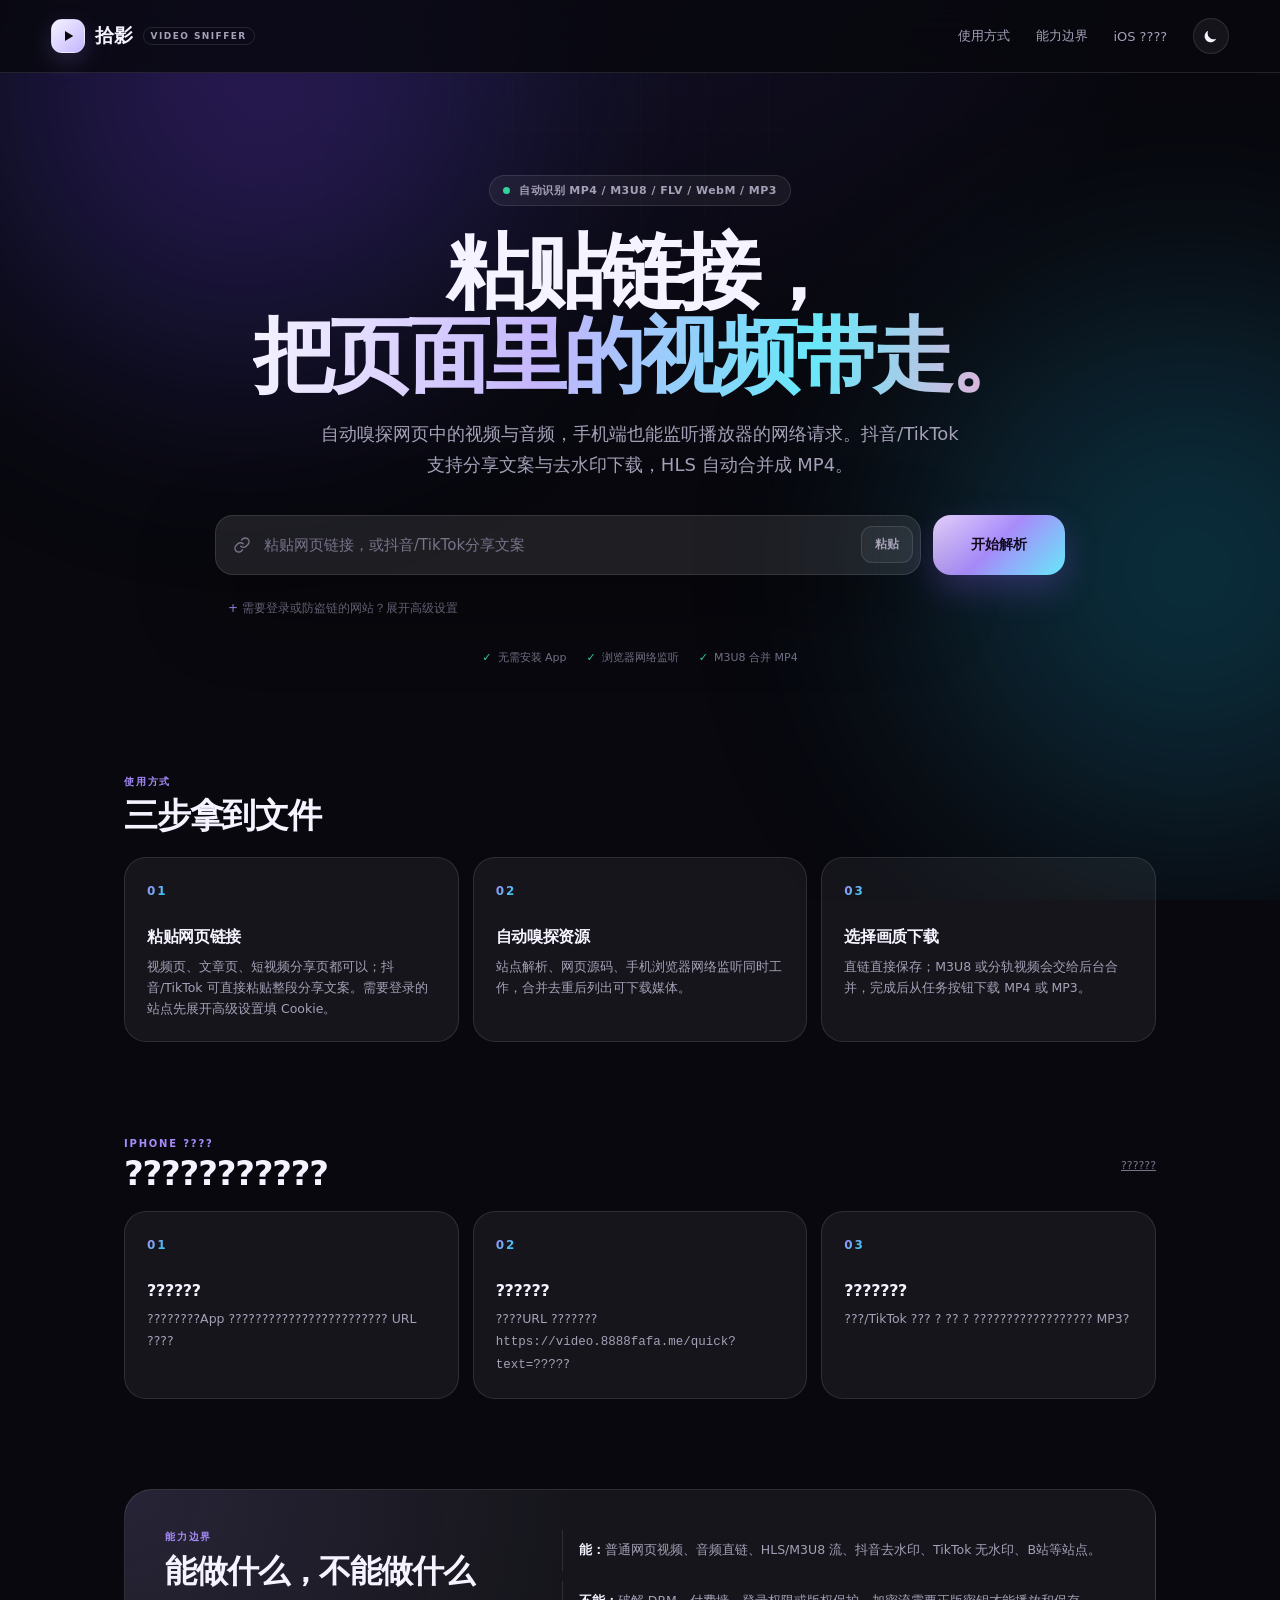
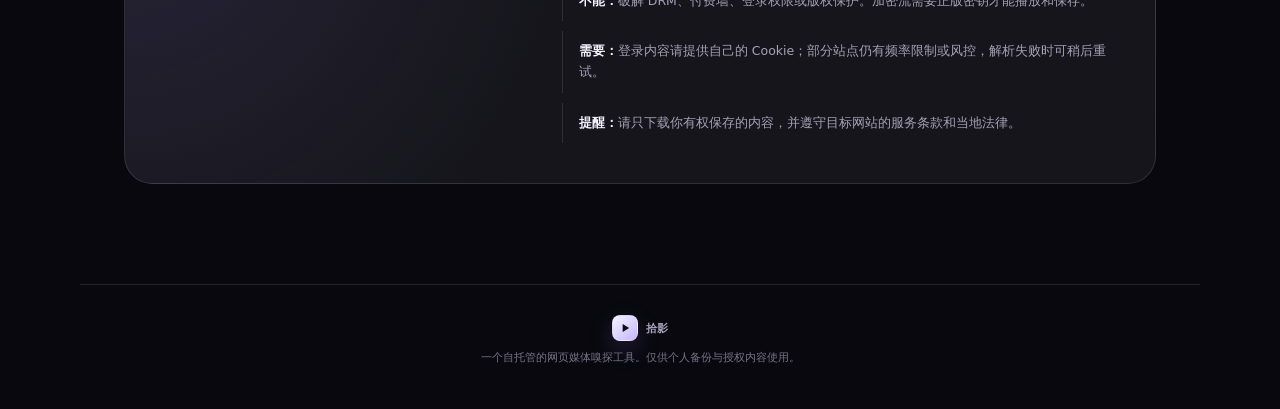
<file: static/index.html>
<!doctype html>
<html lang="zh-CN">
<head>
  <meta charset="utf-8">
  <meta name="viewport" content="width=device-width, initial-scale=1, viewport-fit=cover">
  <meta name="theme-color" content="#08080e">
  <meta name="description" content="粘贴网页链接或抖音/TikTok分享文案，自动嗅探页面中的视频和音频，支持 MP4、M3U8、FLV、WebM、MP3 等格式。">
  <title>拾影 · 网页视频嗅探下载</title>
  <link rel="stylesheet" href="/static/styles.css">
</head>
<body>
  <div class="backdrop" aria-hidden="true">
    <div class="aurora aurora-a"></div>
    <div class="aurora aurora-b"></div>
    <div class="grid-lines"></div>
  </div>

  <header class="topbar">
    <a class="brand" href="/" aria-label="拾影首页">
      <span class="brand-mark">
        <svg viewBox="0 0 24 24" aria-hidden="true"><path d="M8 5.2v13.6L19 12 8 5.2Z" fill="currentColor"/></svg>
      </span>
      <span class="brand-name">拾影</span>
      <span class="brand-tag">VIDEO SNIFFER</span>
    </a>
    <nav class="topnav">
      <a href="#how">使用方式</a>
      <a href="#limits">能力边界</a>
      <a href="#ios">iOS ????</a>
      <button id="theme-btn" class="icon-btn" type="button" aria-label="切换主题" title="切换主题">
        <svg class="icon-moon" viewBox="0 0 24 24" aria-hidden="true"><path d="M20 15.2A8.5 8.5 0 0 1 8.8 4 8.5 8.5 0 1 0 20 15.2Z" fill="currentColor"/></svg>
        <svg class="icon-sun" viewBox="0 0 24 24" aria-hidden="true"><circle cx="12" cy="12" r="4" fill="currentColor"/><path d="M12 2v2M12 20v2M2 12h2M20 12h2M4.9 4.9l1.4 1.4M17.7 17.7l1.4 1.4M19.1 4.9l-1.4 1.4M6.3 17.7l-1.4 1.4" stroke="currentColor" stroke-width="1.8" stroke-linecap="round"/></svg>
      </button>
    </nav>
  </header>

  <main>
    <section class="hero">
      <div class="eyebrow"><span class="pulse-dot"></span> 自动识别 MP4 / M3U8 / FLV / WebM / MP3</div>
      <h1>粘贴链接，<br><span class="gradient-text">把页面里的视频带走。</span></h1>
      <p class="lede">自动嗅探网页中的视频与音频，手机端也能监听播放器的网络请求。抖音/TikTok 支持分享文案与去水印下载，HLS 自动合并成 MP4。</p>

      <form id="parse-form" class="search-form" novalidate>
        <div class="input-wrap">
          <svg class="input-icon" viewBox="0 0 24 24" aria-hidden="true"><path d="M10.6 13.4a4.5 4.5 0 0 0 6.4 0l2.1-2.1a4.5 4.5 0 0 0-6.4-6.4l-1.2 1.2M13.4 10.6a4.5 4.5 0 0 0-6.4 0l-2.1 2.1a4.5 4.5 0 0 0 6.4 6.4l1.2-1.2" fill="none" stroke="currentColor" stroke-width="1.8" stroke-linecap="round"/></svg>
          <input id="url-input" type="text" inputmode="url" autocomplete="off" autocapitalize="off" spellcheck="false" placeholder="粘贴网页链接，或抖音/TikTok分享文案" aria-label="网页链接或分享文案" required>
          <button id="paste-btn" class="paste-btn" type="button">粘贴</button>
        </div>
        <button id="parse-btn" class="parse-btn" type="submit">
          <span class="btn-label">开始解析</span>
          <span class="spinner" hidden></span>
        </button>
      </form>

      <details class="advanced">
        <summary>需要登录或防盗链的网站？展开高级设置</summary>
        <div class="advanced-grid">
          <label>
            <span>Cookie</span>
            <textarea id="cookie-input" rows="3" placeholder="从浏览器开发者工具复制 Cookie，例如：SESSDATA=...; bili_jct=..." spellcheck="false"></textarea>
            <small>只随本次请求发送，不写入服务器磁盘。</small>
          </label>
          <label>
            <span>Referer <em>可选</em></span>
            <input id="referer-input" type="url" placeholder="https://www.example.com/" spellcheck="false">
            <small>部分站点的媒体地址会校验来源页。</small>
          </label>
        </div>
      </details>

      <div id="status-panel" class="status-panel" hidden>
        <span class="status-dot"></span>
        <span id="status-text">正在准备…</span>
      </div>

      <div class="hero-meta">
        <span>无需安装 App</span>
        <span>浏览器网络监听</span>
        <span>M3U8 合并 MP4</span>
      </div>
    </section>

    <section id="results" class="results" hidden aria-live="polite">
      <div class="section-head">
        <div class="result-heading">
          <p class="kicker">解析结果</p>
          <h2 id="result-title">已发现媒体</h2>
          <p id="result-sub" class="muted"></p>
        </div>
        <div id="engine-chips" class="engine-chips"></div>
      </div>
      <div id="result-grid" class="result-grid"></div>
      <details id="warnings" class="warnings" hidden>
        <summary>解析提示 <span id="warning-count"></span></summary>
        <ul id="warning-list"></ul>
      </details>
    </section>

    <section id="history" class="history" hidden>
      <div class="section-head compact">
        <div>
          <p class="kicker">最近解析</p>
          <h2>继续看看</h2>
        </div>
        <button id="clear-history" class="text-btn" type="button">清空</button>
      </div>
      <div id="history-list" class="history-list"></div>
    </section>

    <section id="how" class="steps">
      <div class="section-head compact">
        <div>
          <p class="kicker">使用方式</p>
          <h2>三步拿到文件</h2>
        </div>
      </div>
      <div class="step-grid">
        <article class="step-card">
          <span class="step-no">01</span>
          <h3>粘贴网页链接</h3>
          <p>视频页、文章页、短视频分享页都可以；抖音/TikTok 可直接粘贴整段分享文案。需要登录的站点先展开高级设置填 Cookie。</p>
        </article>
        <article class="step-card">
          <span class="step-no">02</span>
          <h3>自动嗅探资源</h3>
          <p>站点解析、网页源码、手机浏览器网络监听同时工作，合并去重后列出可下载媒体。</p>
        </article>
        <article class="step-card">
          <span class="step-no">03</span>
          <h3>选择画质下载</h3>
          <p>直链直接保存；M3U8 或分轨视频会交给后台合并，完成后从任务按钮下载 MP4 或 MP3。</p>
        </article>
      </div>
    </section>

    <section id="ios" class="steps">
      <div class="section-head compact">
        <div>
          <p class="kicker">iPhone ????</p>
          <h2>???????????</h2>
        </div>
        <a class="text-btn" href="/quick">??????</a>
      </div>
      <div class="step-grid">
        <article class="step-card">
          <span class="step-no">01</span>
          <h3>??????</h3>
          <p>????????App ???????????????????????? URL ????</p>
        </article>
        <article class="step-card">
          <span class="step-no">02</span>
          <h3>??????</h3>
          <p>????URL ??????? <code>https://video.8888fafa.me/quick?text=????</code>?</p>
        </article>
        <article class="step-card">
          <span class="step-no">03</span>
          <h3>???????</h3>
          <p>???/TikTok ??? ? ?? ? ?????????????????? MP3?</p>
        </article>
      </div>
    </section>

    <section id="limits" class="limits">
      <div class="limit-card">
        <div>
          <p class="kicker">能力边界</p>
          <h2>能做什么，不能做什么</h2>
        </div>
        <ul class="limit-list">
          <li><strong>能：</strong>普通网页视频、音频直链、HLS/M3U8 流、抖音去水印、TikTok 无水印、B站等站点。</li>
          <li><strong>不能：</strong>破解 DRM、付费墙、登录权限或版权保护。加密流需要正版密钥才能播放和保存。</li>
          <li><strong>需要：</strong>登录内容请提供自己的 Cookie；部分站点仍有频率限制或风控，解析失败时可稍后重试。</li>
          <li><strong>提醒：</strong>请只下载你有权保存的内容，并遵守目标网站的服务条款和当地法律。</li>
        </ul>
      </div>
    </section>
  </main>

  <footer>
    <div class="footer-brand"><span class="brand-mark small"><svg viewBox="0 0 24 24" aria-hidden="true"><path d="M8 5.2v13.6L19 12 8 5.2Z" fill="currentColor"/></svg></span> 拾影</div>
    <p>一个自托管的网页媒体嗅探工具。仅供个人备份与授权内容使用。</p>
  </footer>

  <template id="card-template">
    <article class="media-card">
      <div class="thumb">
        <img alt="" loading="lazy">
        <div class="thumb-fallback" aria-hidden="true">
          <svg viewBox="0 0 24 24"><path d="M8 5.2v13.6L19 12 8 5.2Z" fill="currentColor"/></svg>
        </div>
        <span class="kind-badge"></span>
        <span class="duration-badge"></span>
      </div>
      <div class="card-body">
        <h3 class="card-title"></h3>
        <div class="card-meta"></div>
        <p class="card-note" hidden></p>
        <div class="card-actions">
          <button class="download-btn" type="button">
            <svg viewBox="0 0 24 24" aria-hidden="true"><path d="M12 3v11m0 0 4-4m-4 4-4-4M5 17v2.2c0 .4.4.8.8.8h12.4c.4 0 .8-.4.8-.8V17" fill="none" stroke="currentColor" stroke-width="1.8" stroke-linecap="round" stroke-linejoin="round"/></svg>
            <span class="download-label">下载文件</span>
          </button>
          <button class="copy-btn" type="button">复制链接</button>
        </div>
        <div class="job-progress" hidden>
          <div class="bar"><i></i></div>
          <span class="job-text">准备下载…</span>
        </div>
        <a class="job-file" hidden>文件已生成，点此下载</a>
      </div>
    </article>
  </template>

  <div id="toast" class="toast" role="status" aria-live="polite"></div>
  <script src="/static/app.js" defer></script>
</body>
</html>
</file>
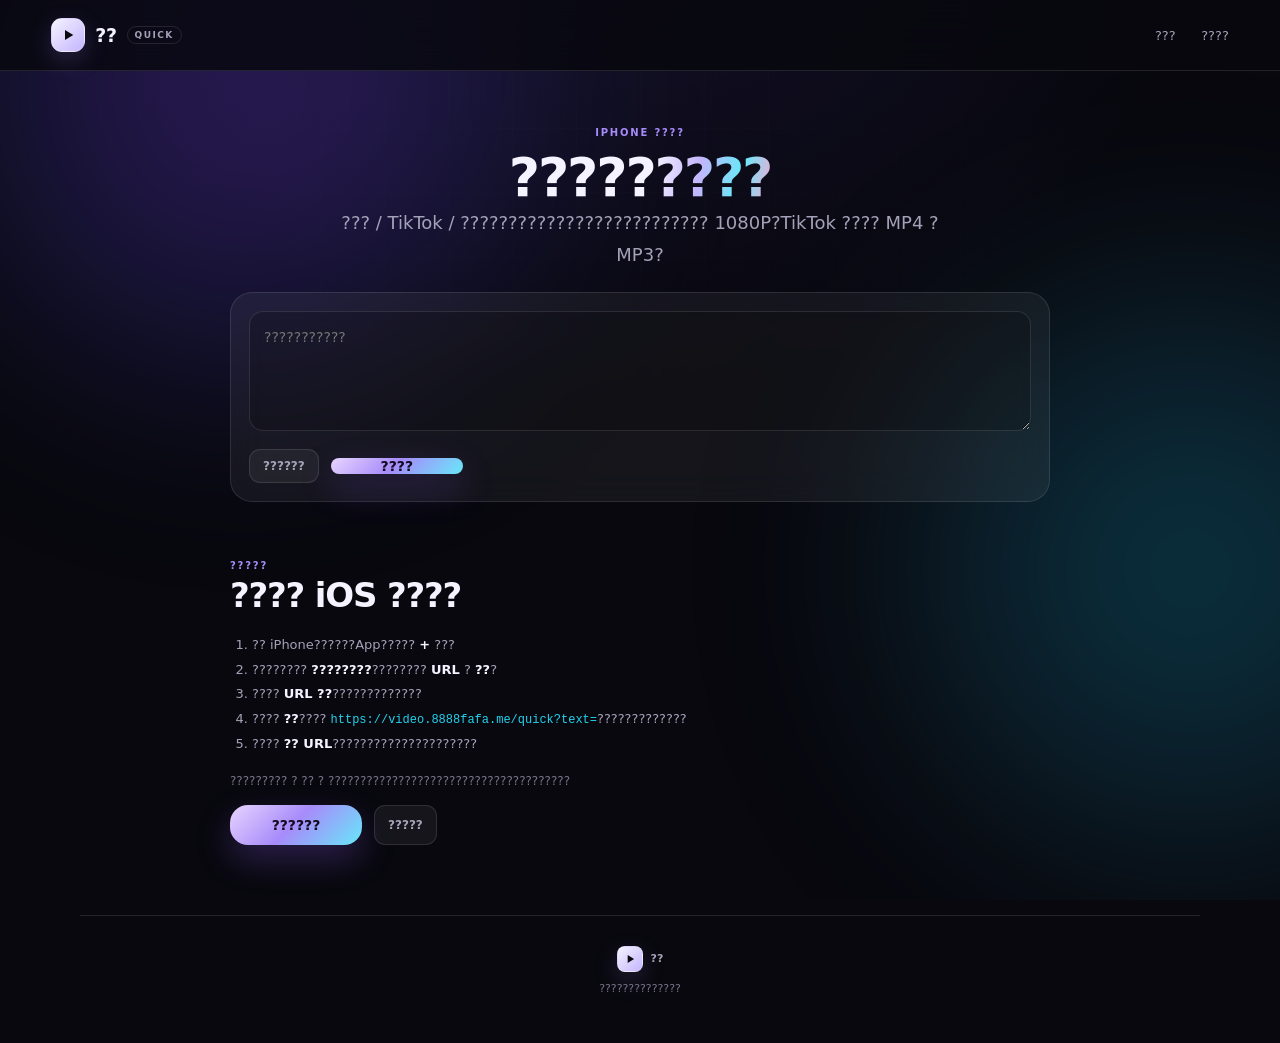
<file: static/quick.html>
<!doctype html>
<html lang="zh-CN">
<head>
  <meta charset="utf-8">
  <meta name="viewport" content="width=device-width, initial-scale=1, viewport-fit=cover">
  <meta name="theme-color" content="#08080e">
  <title>??? ? ??</title>
  <link rel="stylesheet" href="/static/styles.css">
</head>
<body data-theme="dark">
  <div class="backdrop" aria-hidden="true">
    <div class="aurora aurora-a"></div>
    <div class="aurora aurora-b"></div>
    <div class="grid-lines"></div>
  </div>

  <header class="topbar">
    <a class="brand" href="/" aria-label="??????">
      <span class="brand-mark">
        <svg viewBox="0 0 24 24" aria-hidden="true"><path d="M8 5.2v13.6L19 12 8 5.2Z" fill="currentColor"/></svg>
      </span>
      <span class="brand-name">??</span>
      <span class="brand-tag">QUICK</span>
    </a>
    <nav class="topnav">
      <a href="/">???</a>
      <a href="#help">????</a>
    </nav>
  </header>

  <main class="quick-main">
    <section class="quick-hero">
      <p class="kicker">iPhone ????</p>
      <h1>?????<span class="gradient-text">????</span></h1>
      <p class="lede">??? / TikTok / ?????????????????????????? 1080P?TikTok ???? MP4 ? MP3?</p>

      <div class="quick-card">
        <textarea id="quick-input" rows="4" placeholder="???????????" spellcheck="false"></textarea>
        <div class="quick-actions">
          <button id="quick-paste" class="paste-btn" type="button">??????</button>
          <button id="quick-parse" class="parse-btn" type="button">
            <span class="btn-label">????</span>
            <span class="spinner" hidden></span>
          </button>
        </div>
        <div id="quick-status" class="status-panel" hidden>
          <span class="status-dot"></span>
          <span id="quick-status-text">?????</span>
        </div>
      </div>
    </section>

    <section id="quick-results" class="quick-results" hidden aria-live="polite">
      <div class="section-head compact">
        <div>
          <p class="kicker">????</p>
          <h2 id="quick-title">?????</h2>
          <p id="quick-sub" class="muted"></p>
        </div>
        <a class="text-btn" href="/">?????</a>
      </div>
      <div id="quick-list" class="quick-list"></div>
    </section>

    <section id="help" class="quick-help">
      <div class="section-head compact">
        <div>
          <p class="kicker">?????</p>
          <h2>???? iOS ????</h2>
        </div>
      </div>
      <ol class="quick-steps">
        <li>?? iPhone??????App????? <strong>+</strong> ???</li>
        <li>???????? <strong>????????</strong>???????? <strong>URL</strong> ? <strong>??</strong>?</li>
        <li>???? <strong>URL ??</strong>?????????????</li>
        <li>???? <strong>??</strong>???? <code>https://video.8888fafa.me/quick?text=</code>?????????????</li>
        <li>???? <strong>?? URL</strong>?????????????????????</li>
      </ol>
      <p class="quick-note">????????? ? ?? ? ??????????????????????????????????????</p>
      <div class="quick-actions">
        <a class="parse-btn quick-link" href="/quick">??????</a>
        <a class="paste-btn quick-link" href="/">?????</a>
      </div>
    </section>
  </main>

  <footer>
    <div class="footer-brand"><span class="brand-mark small"><svg viewBox="0 0 24 24" aria-hidden="true"><path d="M8 5.2v13.6L19 12 8 5.2Z" fill="currentColor"/></svg></span> ??</div>
    <p>??????????????</p>
  </footer>

  <div id="quick-toast" class="toast" role="status" aria-live="polite"></div>
  <script src="/static/quick.js" defer></script>
</body>
</html>
</file>
<file: static/styles.css>
:root {
  color-scheme: dark;
  --bg: #08080e;
  --bg-soft: #0e0e16;
  --panel: rgba(255, 255, 255, 0.055);
  --panel-strong: rgba(255, 255, 255, 0.09);
  --border: rgba(255, 255, 255, 0.11);
  --border-strong: rgba(255, 255, 255, 0.2);
  --text: #f5f3ff;
  --muted: #a5a1b8;
  --muted-2: #777389;
  --accent: #a78bfa;
  --accent-2: #22d3ee;
  --accent-3: #f472b6;
  --green: #34d399;
  --warn: #fbbf24;
  --danger: #fb7185;
  --shadow: 0 30px 80px rgba(0, 0, 0, 0.4);
  --radius: 22px;
  --radius-sm: 14px;
  --font: "Inter", "SF Pro Display", "PingFang SC", "Microsoft YaHei", system-ui, -apple-system, sans-serif;
}

body[data-theme="light"] {
  color-scheme: light;
  --bg: #f6f4fb;
  --bg-soft: #ffffff;
  --panel: rgba(255, 255, 255, 0.72);
  --panel-strong: rgba(255, 255, 255, 0.92);
  --border: rgba(35, 24, 70, 0.1);
  --border-strong: rgba(35, 24, 70, 0.2);
  --text: #171223;
  --muted: #6b647d;
  --muted-2: #918aa1;
  --shadow: 0 30px 80px rgba(56, 35, 110, 0.14);
}

* { box-sizing: border-box; }

html { scroll-behavior: smooth; }

body {
  margin: 0;
  min-height: 100vh;
  overflow-x: hidden;
  background: var(--bg);
  color: var(--text);
  font-family: var(--font);
  -webkit-font-smoothing: antialiased;
  text-rendering: optimizeLegibility;
}

button, input, textarea { font: inherit; }
button { color: inherit; }
a { color: inherit; }
[hidden] { display: none !important; }

::selection { background: rgba(167, 139, 250, 0.35); }

.backdrop {
  position: fixed;
  inset: 0;
  z-index: -1;
  overflow: hidden;
  pointer-events: none;
  background: radial-gradient(circle at 50% -20%, rgba(120, 88, 255, 0.12), transparent 46%);
}

.aurora {
  position: absolute;
  width: 58vw;
  height: 58vw;
  min-width: 420px;
  min-height: 420px;
  border-radius: 50%;
  filter: blur(90px);
  opacity: 0.34;
  animation: drift 18s ease-in-out infinite alternate;
}

.aurora-a {
  top: -22vw;
  left: -10vw;
  background: radial-gradient(circle, #7c3aed 0%, #312e81 45%, transparent 70%);
}

.aurora-b {
  top: 22vh;
  right: -22vw;
  background: radial-gradient(circle, #0891b2 0%, #164e63 42%, transparent 70%);
  animation-delay: -8s;
}

body[data-theme="light"] .aurora { opacity: 0.16; }

.grid-lines {
  position: absolute;
  inset: 0;
  opacity: 0.14;
  background-image:
    linear-gradient(rgba(255, 255, 255, 0.08) 1px, transparent 1px),
    linear-gradient(90deg, rgba(255, 255, 255, 0.08) 1px, transparent 1px);
  background-size: 64px 64px;
  mask-image: radial-gradient(ellipse at 50% 0%, black, transparent 68%);
}

body[data-theme="light"] .grid-lines {
  opacity: 0.35;
  background-image:
    linear-gradient(rgba(52, 38, 100, 0.08) 1px, transparent 1px),
    linear-gradient(90deg, rgba(52, 38, 100, 0.08) 1px, transparent 1px);
}

@keyframes drift {
  from { transform: translate3d(0, 0, 0) scale(1); }
  to { transform: translate3d(4vw, 3vh, 0) scale(1.08); }
}

.topbar {
  position: sticky;
  top: 0;
  z-index: 40;
  display: flex;
  align-items: center;
  justify-content: space-between;
  gap: 20px;
  width: 100%;
  padding: 18px clamp(18px, 4vw, 52px);
  border-bottom: 1px solid var(--border);
  background: var(--bg);
  background: color-mix(in srgb, var(--bg) 82%, transparent);
  backdrop-filter: blur(20px);
}

.brand {
  display: inline-flex;
  align-items: center;
  gap: 10px;
  text-decoration: none;
  letter-spacing: -0.02em;
}

.brand-mark {
  display: inline-grid;
  place-items: center;
  width: 34px;
  height: 34px;
  border: 1px solid var(--border-strong);
  border-radius: 11px;
  color: var(--bg);
  background: linear-gradient(135deg, #f5f3ff, #c4b5fd);
  box-shadow: 0 8px 24px rgba(167, 139, 250, 0.2);
}

.brand-mark svg { width: 18px; height: 18px; }
.brand-mark.small { width: 26px; height: 26px; border-radius: 8px; }
.brand-mark.small svg { width: 14px; height: 14px; }
.brand-name { font-size: 19px; font-weight: 750; }
.brand-tag {
  padding: 3px 7px;
  border: 1px solid var(--border);
  border-radius: 999px;
  color: var(--muted);
  font-size: 9px;
  font-weight: 700;
  letter-spacing: 0.16em;
}

.topnav { display: flex; align-items: center; gap: clamp(8px, 2vw, 26px); }
.topnav a {
  color: var(--muted);
  font-size: 13px;
  text-decoration: none;
  transition: color 0.2s ease;
}
.topnav a:hover { color: var(--text); }

.icon-btn {
  display: grid;
  place-items: center;
  width: 36px;
  height: 36px;
  border: 1px solid var(--border);
  border-radius: 50%;
  background: var(--panel);
  cursor: pointer;
  transition: background 0.2s ease, border-color 0.2s ease;
}
.icon-btn:hover { background: var(--panel-strong); border-color: var(--border-strong); }
.icon-btn svg { width: 17px; height: 17px; }
.icon-sun { display: none; }
body[data-theme="light"] .icon-moon { display: none; }
body[data-theme="light"] .icon-sun { display: block; }

main { width: min(1120px, 100%); margin: 0 auto; padding: 0 clamp(18px, 4vw, 44px) 80px; }

.hero { padding: clamp(46px, 8vw, 106px) 0 34px; text-align: center; }

.eyebrow {
  display: inline-flex;
  align-items: center;
  gap: 9px;
  padding: 7px 13px;
  border: 1px solid var(--border);
  border-radius: 999px;
  color: var(--muted);
  background: var(--panel);
  font-size: 11px;
  font-weight: 600;
  letter-spacing: 0.04em;
}

.pulse-dot {
  width: 7px;
  height: 7px;
  border-radius: 50%;
  background: var(--green);
  box-shadow: 0 0 0 0 rgba(52, 211, 153, 0.55);
  animation: pulse 2s infinite;
}

@keyframes pulse {
  0% { box-shadow: 0 0 0 0 rgba(52, 211, 153, 0.45); }
  70% { box-shadow: 0 0 0 8px rgba(52, 211, 153, 0); }
  100% { box-shadow: 0 0 0 0 rgba(52, 211, 153, 0); }
}

h1 {
  margin: 24px auto 20px;
  max-width: 900px;
  font-size: clamp(42px, 7.4vw, 82px);
  font-weight: 780;
  line-height: 1.02;
  letter-spacing: -0.055em;
}

.gradient-text {
  color: transparent;
  background: linear-gradient(100deg, #f5f3ff 0%, #c4b5fd 38%, #67e8f9 72%, #f9a8d4 100%);
  background-clip: text;
  -webkit-background-clip: text;
}

body[data-theme="light"] .gradient-text {
  background: linear-gradient(100deg, #2e1065 0%, #7c3aed 40%, #0891b2 72%, #db2777 100%);
  background-clip: text;
  -webkit-background-clip: text;
}

.lede {
  max-width: 660px;
  margin: 0 auto;
  color: var(--muted);
  font-size: clamp(15px, 1.7vw, 18px);
  line-height: 1.75;
}

.search-form {
  display: flex;
  gap: 12px;
  width: min(850px, 100%);
  margin: 34px auto 0;
}

.input-wrap {
  position: relative;
  display: flex;
  flex: 1;
  align-items: center;
  min-width: 0;
  padding: 7px 7px 7px 46px;
  border: 1px solid var(--border);
  border-radius: 18px;
  background: var(--panel-strong);
  box-shadow: var(--shadow);
  transition: border-color 0.2s ease, box-shadow 0.2s ease;
}

.input-wrap:focus-within {
  border-color: rgba(167, 139, 250, 0.6);
  box-shadow: 0 0 0 4px rgba(167, 139, 250, 0.12), var(--shadow);
}

.input-icon {
  position: absolute;
  left: 16px;
  width: 20px;
  height: 20px;
  color: var(--muted-2);
}

.input-wrap input {
  flex: 1;
  min-width: 0;
  height: 44px;
  border: 0;
  outline: 0;
  background: transparent;
  color: var(--text);
  font-size: 15px;
}
.input-wrap input::placeholder { color: var(--muted-2); }

.paste-btn {
  flex: none;
  padding: 9px 13px;
  border: 1px solid var(--border);
  border-radius: 11px;
  background: var(--panel);
  color: var(--muted);
  font-size: 12px;
  font-weight: 650;
  cursor: pointer;
  transition: 0.2s ease;
}
.paste-btn:hover { color: var(--text); border-color: var(--border-strong); }

.parse-btn {
  display: inline-flex;
  align-items: center;
  justify-content: center;
  gap: 9px;
  min-width: 132px;
  padding: 0 22px;
  border: 0;
  border-radius: 18px;
  color: #120b20;
  background: linear-gradient(135deg, #e9d5ff, #a78bfa 48%, #67e8f9);
  box-shadow: 0 14px 34px rgba(139, 92, 246, 0.28);
  font-size: 14px;
  font-weight: 750;
  cursor: pointer;
  transition: transform 0.2s ease, box-shadow 0.2s ease, opacity 0.2s ease;
}
.parse-btn:hover { transform: translateY(-1px); box-shadow: 0 18px 40px rgba(139, 92, 246, 0.36); }
.parse-btn:disabled { opacity: 0.6; cursor: wait; transform: none; }

.spinner {
  width: 15px;
  height: 15px;
  border: 2px solid rgba(18, 11, 32, 0.28);
  border-top-color: #120b20;
  border-radius: 50%;
  animation: spin 0.7s linear infinite;
}

@keyframes spin { to { transform: rotate(360deg); } }

.advanced {
  width: min(850px, 100%);
  margin: 14px auto 0;
  border: 1px solid transparent;
  border-radius: var(--radius-sm);
  text-align: left;
}
.advanced[open] { border-color: var(--border); background: var(--panel); }
.advanced summary {
  padding: 10px 12px;
  color: var(--muted-2);
  font-size: 12px;
  cursor: pointer;
  list-style: none;
}
.advanced summary::-webkit-details-marker { display: none; }
.advanced summary::before { content: "+ "; color: var(--accent); }
.advanced[open] summary::before { content: "− "; }
.advanced-grid {
  display: grid;
  grid-template-columns: 1.4fr 1fr;
  gap: 14px;
  padding: 4px 14px 16px;
}
.advanced label { display: grid; gap: 7px; color: var(--muted); font-size: 12px; }
.advanced label span { font-weight: 650; }
.advanced label em { color: var(--muted-2); font-style: normal; font-weight: 400; }
.advanced textarea, .advanced input {
  width: 100%;
  border: 1px solid var(--border);
  border-radius: 11px;
  outline: 0;
  background: rgba(0, 0, 0, 0.12);
  color: var(--text);
  font-size: 12px;
  line-height: 1.55;
  padding: 10px 11px;
  resize: vertical;
}
.advanced textarea:focus, .advanced input:focus { border-color: rgba(167, 139, 250, 0.5); }
.advanced small { color: var(--muted-2); font-size: 10.5px; line-height: 1.5; }

.status-panel {
  display: flex;
  align-items: center;
  justify-content: center;
  gap: 10px;
  width: min(850px, 100%);
  margin: 18px auto 0;
  padding: 12px 16px;
  border: 1px solid var(--border);
  border-radius: 14px;
  background: var(--panel);
  color: var(--muted);
  font-size: 13px;
  text-align: left;
}
.status-panel.error { border-color: rgba(251, 113, 133, 0.32); color: #fecdd3; background: rgba(251, 113, 133, 0.08); }
.status-dot {
  flex: none;
  width: 8px;
  height: 8px;
  border-radius: 50%;
  background: var(--accent);
  box-shadow: 0 0 14px var(--accent);
  animation: pulse 1.6s infinite;
}
.status-panel.error .status-dot { background: var(--danger); box-shadow: 0 0 14px var(--danger); animation: none; }

.hero-meta {
  display: flex;
  flex-wrap: wrap;
  justify-content: center;
  gap: 8px 20px;
  margin-top: 22px;
  color: var(--muted-2);
  font-size: 11px;
}
.hero-meta span::before { content: "✓"; margin-right: 6px; color: var(--green); }
.section-head {
  display: flex;
  align-items: flex-end;
  justify-content: space-between;
  gap: 18px;
  margin-bottom: 18px;
}
.section-head.compact { align-items: center; }
.section-head h2 { margin: 4px 0 0; font-size: clamp(22px, 3vw, 34px); letter-spacing: -0.035em; }
.kicker {
  margin: 0;
  color: var(--accent);
  font-size: 10px;
  font-weight: 750;
  letter-spacing: 0.18em;
  text-transform: uppercase;
}
.muted { margin: 8px 0 0; color: var(--muted); font-size: 13px; }

.results { padding: 26px 0 12px; scroll-margin-top: 92px; }
.result-heading { min-width: 0; }
.result-heading h2 { overflow-wrap: anywhere; }
.engine-chips { display: flex; flex-wrap: wrap; justify-content: flex-end; gap: 6px; }
.engine-chip {
  padding: 5px 9px;
  border: 1px solid var(--border);
  border-radius: 999px;
  color: var(--muted);
  background: var(--panel);
  font-size: 10px;
  white-space: nowrap;
}
.engine-chip.ok { color: #a7f3d0; border-color: rgba(52, 211, 153, 0.24); background: rgba(52, 211, 153, 0.07); }
.engine-chip.error { color: #fecdd3; border-color: rgba(251, 113, 133, 0.24); background: rgba(251, 113, 133, 0.07); }
.engine-chip.disabled { opacity: 0.55; }
body[data-theme="light"] .engine-chip.ok { color: #047857; }
body[data-theme="light"] .engine-chip.error { color: #be123c; }

.result-grid {
  display: grid;
  grid-template-columns: repeat(auto-fill, minmax(280px, 1fr));
  gap: 16px;
}

.media-card {
  display: flex;
  flex-direction: column;
  min-width: 0;
  overflow: hidden;
  border: 1px solid var(--border);
  border-radius: var(--radius);
  background: var(--panel);
  box-shadow: 0 18px 50px rgba(0, 0, 0, 0.14);
  transition: transform 0.22s ease, border-color 0.22s ease, background 0.22s ease;
}
.media-card:hover { transform: translateY(-3px); border-color: var(--border-strong); background: var(--panel-strong); }

.thumb {
  position: relative;
  aspect-ratio: 16 / 9;
  overflow: hidden;
  background:
    radial-gradient(circle at 20% 20%, rgba(167, 139, 250, 0.4), transparent 42%),
    radial-gradient(circle at 80% 80%, rgba(34, 211, 238, 0.25), transparent 46%),
    #14121f;
}
.thumb img { position: relative; z-index: 1; width: 100%; height: 100%; object-fit: cover; display: block; }
.thumb img:not([src]), .thumb img[src=""] { display: none; }
.thumb-fallback {
  position: absolute;
  z-index: 0;
  inset: 0;
  display: grid;
  place-items: center;
  color: rgba(255, 255, 255, 0.72);
}
.thumb-fallback svg { width: 42px; height: 42px; filter: drop-shadow(0 8px 24px rgba(0, 0, 0, 0.35)); }

.kind-badge, .duration-badge {
  position: absolute;
  z-index: 2;
  bottom: 10px;
  padding: 4px 8px;
  border: 1px solid rgba(255, 255, 255, 0.18);
  border-radius: 7px;
  color: #fff;
  background: rgba(8, 8, 14, 0.72);
  backdrop-filter: blur(8px);
  font-size: 10px;
  font-weight: 700;
  letter-spacing: 0.03em;
}
.kind-badge { left: 10px; }
.kind-badge.audio { color: #cffafe; border-color: rgba(34, 211, 238, 0.35); }
.kind-badge.hls { color: #fef3c7; border-color: rgba(251, 191, 36, 0.35); }
.duration-badge { right: 10px; display: none; font-weight: 600; }
.duration-badge.show { display: block; }

.card-body { display: flex; flex: 1; flex-direction: column; gap: 9px; padding: 15px; }
.card-title {
  display: -webkit-box;
  margin: 0;
  overflow: hidden;
  font-size: 14.5px;
  font-weight: 690;
  line-height: 1.45;
  letter-spacing: -0.015em;
  overflow-wrap: anywhere;
  -webkit-box-orient: vertical;
  -webkit-line-clamp: 2;
}
.card-meta { display: flex; flex-wrap: wrap; gap: 5px; }
.meta-chip {
  padding: 3px 7px;
  border: 1px solid var(--border);
  border-radius: 6px;
  color: var(--muted);
  background: rgba(255, 255, 255, 0.025);
  font-size: 10px;
  line-height: 1.4;
}
.meta-chip.quality { color: var(--text); border-color: rgba(167, 139, 250, 0.28); background: rgba(167, 139, 250, 0.08); }
.card-note { margin: 0; color: var(--muted-2); font-size: 10.5px; line-height: 1.5; }
.card-actions { display: flex; gap: 8px; margin-top: auto; padding-top: 4px; }

.download-btn, .copy-btn {
  min-height: 38px;
  border-radius: 11px;
  font-size: 12px;
  font-weight: 700;
  cursor: pointer;
  transition: 0.2s ease;
}
.download-btn {
  display: inline-flex;
  flex: 1;
  align-items: center;
  justify-content: center;
  gap: 7px;
  padding: 0 13px;
  border: 0;
  color: #130c22;
  background: linear-gradient(135deg, #e9d5ff, #a78bfa 55%, #67e8f9);
  box-shadow: 0 10px 24px rgba(139, 92, 246, 0.2);
}
.download-btn svg { width: 16px; height: 16px; }
.download-btn:hover { filter: brightness(1.06); transform: translateY(-1px); }
.download-btn:disabled { opacity: 0.55; cursor: wait; transform: none; }
.copy-btn {
  flex: none;
  padding: 0 11px;
  border: 1px solid var(--border);
  background: var(--panel);
  color: var(--muted);
}
.copy-btn:hover { color: var(--text); border-color: var(--border-strong); }

.job-progress { display: grid; gap: 5px; margin-top: 2px; }
.job-progress .bar { height: 4px; overflow: hidden; border-radius: 999px; background: rgba(255, 255, 255, 0.09); }
.job-progress .bar i { display: block; width: 0; height: 100%; border-radius: inherit; background: linear-gradient(90deg, var(--accent), var(--accent-2)); transition: width 0.35s ease; }
.job-text { color: var(--muted-2); font-size: 10px; }
.job-file {
  display: inline-flex;
  align-items: center;
  justify-content: center;
  min-height: 34px;
  border: 1px solid rgba(52, 211, 153, 0.35);
  border-radius: 10px;
  color: #a7f3d0;
  background: rgba(52, 211, 153, 0.08);
  font-size: 11.5px;
  overflow-wrap: anywhere;
  font-weight: 700;
  text-decoration: none;
}
body[data-theme="light"] .job-file { color: #047857; }

.warnings {
  margin-top: 16px;
  padding: 12px 15px;
  border: 1px solid var(--border);
  border-radius: 14px;
  background: var(--panel);
  color: var(--muted);
  font-size: 12px;
}
.warnings summary { cursor: pointer; color: var(--warn); font-weight: 650; }
.warnings ul { display: grid; gap: 6px; margin: 10px 0 0; padding-left: 18px; line-height: 1.6; }

.history { padding: 40px 0 8px; scroll-margin-top: 92px; }
.history-list { display: flex; flex-wrap: wrap; gap: 8px; }
.history-chip {
  display: inline-flex;
  align-items: center;
  gap: 8px;
  max-width: 100%;
  padding: 9px 12px;
  border: 1px solid var(--border);
  border-radius: 12px;
  background: var(--panel);
  color: var(--muted);
  font-size: 12px;
  cursor: pointer;
  transition: 0.2s ease;
}
.history-chip:hover { color: var(--text); border-color: var(--border-strong); background: var(--panel-strong); }
.history-chip span { max-width: 260px; overflow: hidden; text-overflow: ellipsis; white-space: nowrap; }
.history-chip small { color: var(--muted-2); font-size: 9px; }
.text-btn { border: 0; background: transparent; color: var(--muted-2); font-size: 11px; cursor: pointer; }
.text-btn:hover { color: var(--text); }

.steps { padding: 76px 0 20px; scroll-margin-top: 92px; }
.step-grid { display: grid; grid-template-columns: repeat(3, 1fr); gap: 14px; }
.step-card {
  position: relative;
  min-height: 180px;
  padding: 22px;
  overflow: hidden;
  border: 1px solid var(--border);
  border-radius: var(--radius);
  background: var(--panel);
}
.step-no {
  color: transparent;
  background: linear-gradient(135deg, var(--accent), var(--accent-2));
  background-clip: text;
  -webkit-background-clip: text;
  font-size: 12px;
  font-weight: 800;
  letter-spacing: 0.16em;
}
.step-card h3 { margin: 28px 0 8px; font-size: 16px; letter-spacing: -0.02em; }
.step-card p { margin: 0; color: var(--muted); font-size: 12.5px; line-height: 1.7; }

.limits { padding: 70px 0 20px; scroll-margin-top: 92px; }
.limit-card {
  display: grid;
  grid-template-columns: 0.8fr 1.2fr;
  gap: 28px;
  padding: clamp(22px, 4vw, 40px);
  border: 1px solid var(--border);
  border-radius: calc(var(--radius) + 6px);
  background:
    radial-gradient(circle at 0% 0%, rgba(167, 139, 250, 0.13), transparent 42%),
    var(--panel);
}
.limit-card h2 { margin: 6px 0 0; font-size: clamp(22px, 3vw, 32px); letter-spacing: -0.035em; }
.limit-list { display: grid; gap: 10px; margin: 0; padding: 0; list-style: none; }
.limit-list li { padding: 10px 0 10px 16px; border-left: 1px solid var(--border); color: var(--muted); font-size: 12.5px; line-height: 1.65; }
.limit-list strong { color: var(--text); }

footer {
  width: min(1120px, 100%);
  margin: 0 auto;
  padding: 30px clamp(18px, 4vw, 44px) 46px;
  border-top: 1px solid var(--border);
  color: var(--muted-2);
  font-size: 11px;
  text-align: center;
}
.footer-brand { display: inline-flex; align-items: center; gap: 8px; margin-bottom: 8px; color: var(--muted); font-weight: 700; }
footer p { margin: 0; line-height: 1.6; }

.toast {
  position: fixed;
  left: 50%;
  bottom: 26px;
  z-index: 80;
  max-width: min(420px, calc(100vw - 36px));
  padding: 11px 16px;
  border: 1px solid var(--border-strong);
  border-radius: 12px;
  background: var(--panel-strong);
  color: var(--text);
  box-shadow: var(--shadow);
  font-size: 12px;
  opacity: 0;
  transform: translate(-50%, 16px);
  pointer-events: none;
  transition: opacity 0.24s ease, transform 0.24s ease;
  backdrop-filter: blur(18px);
}
.toast.show { opacity: 1; transform: translate(-50%, 0); }

@media (max-width: 760px) {
  .topnav a { display: none; }
  .brand-tag { display: none; }
  .hero { padding-top: 42px; }
  .search-form { flex-direction: column; }
  .parse-btn { min-height: 48px; }
  .advanced-grid { grid-template-columns: 1fr; }
  .section-head { align-items: flex-start; flex-direction: column; }
  .engine-chips { justify-content: flex-start; }
  .result-grid { grid-template-columns: 1fr; }
  .step-grid { grid-template-columns: 1fr; }
  .step-card { min-height: 0; }
  .limit-card { grid-template-columns: 1fr; gap: 18px; }
  .history-chip span { max-width: 180px; }
}

@media (max-width: 420px) {
  .input-wrap { padding-left: 42px; }
  .input-wrap input { font-size: 14px; }
  .paste-btn { padding: 8px 10px; }
  .hero-meta { gap: 7px 14px; }
}

@media (prefers-reduced-motion: reduce) {
  *, *::before, *::after { scroll-behavior: auto !important; animation-duration: 0.001ms !important; animation-iteration-count: 1 !important; transition-duration: 0.001ms !important; }
}

/* iOS quick page */
.quick-main { width: min(820px, calc(100% - 36px)); margin: 0 auto; padding: 0 0 60px; }
.quick-hero { padding: 56px 0 10px; text-align: center; }
.quick-hero h1 { margin: 10px 0 0; font-size: clamp(34px, 6vw, 54px); line-height: 1.1; letter-spacing: -0.04em; }
.quick-hero .lede { max-width: 620px; margin-left: auto; margin-right: auto; }
.quick-card { margin-top: 22px; padding: 18px; border: 1px solid var(--border); border-radius: var(--radius); background: var(--panel); text-align: left; backdrop-filter: blur(18px); }
.quick-card textarea { width: 100%; min-height: 112px; border: 1px solid var(--border); border-radius: 14px; outline: 0; background: rgba(0, 0, 0, 0.18); color: var(--text); padding: 14px; font-size: 14px; line-height: 1.6; resize: vertical; }
.quick-card textarea:focus { border-color: rgba(167, 139, 250, 0.5); }
body[data-theme="light"] .quick-card textarea { background: rgba(255, 255, 255, 0.7); }
.quick-actions { display: flex; flex-wrap: wrap; align-items: center; gap: 12px; margin-top: 14px; }
.quick-results { padding: 34px 0 10px; }
.quick-list { display: grid; gap: 12px; }
.quick-item { padding: 16px 18px; border: 1px solid var(--border); border-radius: var(--radius-sm); background: var(--panel); }
.quick-item h3 { margin: 0; font-size: 14px; line-height: 1.45; overflow-wrap: anywhere; }
.quick-item-meta { margin: 6px 0 0; color: var(--muted); font-size: 12px; }
.quick-item .quick-actions { margin-top: 12px; }
.quick-progress { color: var(--muted); font-size: 12px; }
.quick-help { padding: 48px 0 10px; }
.quick-steps { margin: 18px 0 0; padding-left: 22px; color: var(--muted); font-size: 13px; line-height: 1.9; }
.quick-steps strong { color: var(--text); }
.quick-steps code { color: var(--accent-2); font-size: 12px; overflow-wrap: anywhere; }
.quick-note { color: var(--muted-2); font-size: 12px; line-height: 1.7; margin-top: 14px; }
.quick-dl { min-height: 38px; padding: 0 16px; font-size: 12.5px; border-radius: 12px; }
a.quick-link { text-decoration: none; display: inline-flex; align-items: center; justify-content: center; min-height: 40px; }
@media (max-width: 760px) {
  .quick-main { width: calc(100% - 28px); }
  .quick-hero { padding-top: 36px; }
  .quick-card { padding: 14px; }
}
</file>
